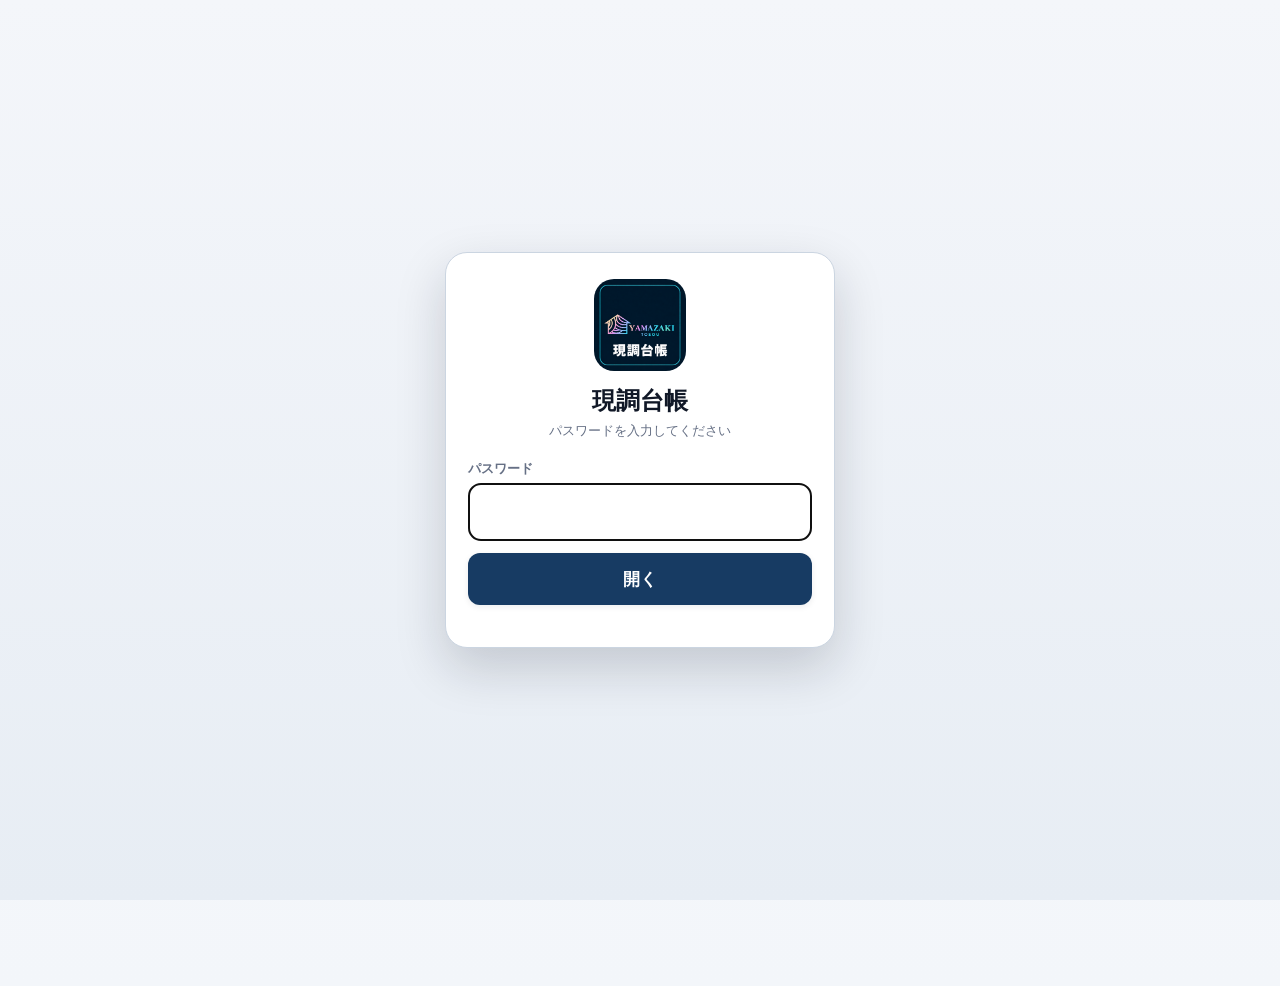
<file: index.html>
<!doctype html>
<html lang="ja">
<head>
<meta charset="utf-8">
<meta name="viewport" content="width=device-width,initial-scale=1,viewport-fit=cover">
<meta name="robots" content="noindex,nofollow,noarchive">
<meta name="referrer" content="no-referrer">
<meta http-equiv="Content-Security-Policy" content="default-src 'self' data: blob:; img-src 'self' data: blob:; style-src 'self' 'unsafe-inline'; script-src 'self'; worker-src 'self'; manifest-src 'self'; connect-src 'none'; object-src 'none'; base-uri 'none'; form-action 'none'">
<style>body.access-locked{overflow:hidden}body.access-locked>*:not(.accessGate):not(script){visibility:hidden}</style>
<meta name="theme-color" content="#173b63">
<meta name="apple-mobile-web-app-capable" content="yes">
<meta name="apple-mobile-web-app-status-bar-style" content="default">
<meta name="apple-mobile-web-app-title" content="現調台帳">
<link rel="manifest" href="manifest.webmanifest?v=7">
<link rel="icon" href="icons/icon-genchou-1254.png?v=1">
<link rel="apple-touch-icon" href="icons/icon-genchou-1254.png?v=1">
<title>現調台帳</title>
<link rel="stylesheet" href="app-next.css?v=5">
</head>
<body class="access-locked">
<script src="./access.js"></script>
<header class="topbar">
  <div class="brand"><img src="icons/icon-genchou-1254.png?v=1" alt=""><strong>現調台帳</strong></div>
  <select id="siteSwitcher" aria-label="現場切替"></select>
  <span id="saveState">保存準備中</span>
</header>
<main>
<section id="view-site" class="view active">
  <div class="card">
    <h2>現場情報</h2>
    <div class="formGrid">
      <label>現場名<input id="siteName" placeholder="例：〇〇様邸"></label>
      <label>現調日<input id="siteDate" type="date"></label>
      <label>担当者<input id="siteStaff" placeholder="担当者名"></label>
      <label>工事場所<input id="siteAddress" placeholder="住所"></label>
      <label class="wide">現場メモ<textarea id="siteMemo" placeholder="顧客要望・駐車・注意事項など"></textarea></label>
    </div>
  </div>
  <div class="card">
    <div class="sectionHead"><h2>測定項目</h2><button id="addItemButton" class="small">＋追加</button></div>
    <div id="itemList" class="itemList"></div>
    <p class="hint">項目名・単位だけ決めれば開始できます。項目は現場ごとに必要なものだけ登録します。</p>
  </div>
  <details class="dangerZone"><summary>現場管理</summary><div><button id="newSiteButton">＋ 新しい現場</button><button id="deleteSiteButton" class="danger">現在の現場を削除</button></div></details>
</section>

<section id="view-measure" class="view">
  <div id="surfaceEmpty" class="surfaceEmpty">
    <div class="card heroCard">
      <h2>面ごとに開始</h2>
      <p>その面で測る項目を選び、全景を1回撮影。以後は同じ写真を使います。</p>
      <button id="startSurfaceButton" class="primary big">この面を開始</button>
      <button id="resumeSurfaceButton" class="hidden">未完了の面を再開</button>
    </div>
    <div id="surfaceHistory" class="surfaceHistory"></div>
  </div>

  <div id="surfaceWork" class="hidden">
    <div class="workTop">
      <div><b id="surfaceLabel">面 1</b><span id="surfaceStatus" class="pill"></span></div>
      <div class="workTopActions"><button id="editSurfaceItemsButton" class="small">項目</button><button id="showSavedButton" class="small">登録済み表示</button></div>
    </div>

    <div id="setupPanel" class="card setupPanel">
      <div id="stepItems" class="setupStep">
        <h2>① この面で測る項目</h2>
        <div id="surfaceItemPicker" class="chipGrid"></div>
        <button id="confirmSurfaceItems" class="primary">項目を確定</button>
      </div>
      <div id="stepPhoto" class="setupStep hidden">
        <h2>② 全景写真</h2>
        <p class="hint">建物面ができるだけ正面に近く、全体が入る位置から撮影。</p>
        <button id="captureBaseButton" class="primary">全景を撮影</button>
        <input id="basePhotoInput" class="hidden" type="file" accept="image/*" capture="environment">
      </div>
      <div id="stepCalibration" class="setupStep hidden">
        <h2>③ 較正</h2>
        <div class="inlineForm"><label>実寸（m）<input id="calibrationValue" inputmode="decimal" type="number" step="0.001" placeholder="例 8.600"></label><button id="startCalibrationButton" class="primary">線を引く</button></div>
        <button id="skipCalibrationButton" class="textButton">時間がないため較正なしで進む</button>
      </div>
    </div>

    <div id="editorPanel" class="hidden">
      <div id="photoCard" class="photoCard">
        <div id="photoStage" class="photoStage">
          <img id="basePhoto" alt="基準写真">
          <svg id="annotationSvg" xmlns="http://www.w3.org/2000/svg"></svg>
          <div id="magnifier" class="magnifier hidden"></div>
        </div>
        <div class="editorBar">
          <button id="undoPointButton" aria-label="一つ戻す">↩︎ 戻す</button>
          <span id="drawGuide">項目を選択してください</span>
          <button id="closePolygonButton" class="hidden">囲み確定</button>
        </div>
      </div>

      <div class="itemRailWrap"><div id="itemRail" class="itemRail"></div></div>

      <div id="measureCard" class="card measureCard">
        <div class="measureHeader"><div><b id="activeItemName">項目未選択</b><span id="activeItemUnit"></span></div><select id="shapeMode" aria-label="図形"><option value="auto">自動</option><option value="line">線</option><option value="quad">四角囲み</option><option value="polygon">ポリゴン</option><option value="point">点</option></select></div>

        <div id="areaInput" class="measureInput hidden">
          <div class="modeTabs"><button data-area-mode="rect" class="active">縦×横</button><button data-area-mode="beam">梁3面</button><button data-area-mode="direct">数量直接</button></div>
          <div id="rectFields" class="inputGrid"><label>縦・高さ（m）<input id="areaH" type="number" step="0.001" inputmode="decimal"></label><label>横・幅（m）<input id="areaW" type="number" step="0.001" inputmode="decimal"></label><label>同寸法数<input id="areaCount" type="number" min="1" step="1" value="1"></label></div>
          <div id="beamFields" class="hidden">
            <div class="inputGrid"><label>梁成（m）<input id="beamH" type="number" step="0.001" inputmode="decimal"></label><label>梁幅（m）<input id="beamW" type="number" step="0.001" inputmode="decimal"></label><label>長さ（m）<input id="beamLength" type="number" step="0.001" inputmode="decimal"></label></div>
            <div class="beamActions"><button id="beamPlusButton">＋ 長さ追加</button><button id="beamMinusButton">－ 長さ控除</button><button id="beamClearButton" class="small">クリア</button></div>
            <div id="beamSegments" class="segmentList"></div>
            <label class="lockCheck"><input id="beamLockSection" type="checkbox" checked> 梁成・梁幅を登録後も固定</label>
          </div>
          <div id="directAreaFields" class="hidden"><label>数量（㎡）<input id="directAreaQty" type="number" step="0.001" inputmode="decimal"></label></div>
        </div>

        <div id="lengthInput" class="measureInput hidden">
          <div class="inputGrid"><label>長さ（m）<input id="lengthValue" type="number" step="0.001" inputmode="decimal"></label><label>同寸法数<input id="lengthCount" type="number" min="1" step="1" value="1"></label></div>
        </div>
        <div id="qtyInput" class="measureInput hidden"><label>数量<input id="qtyValue" type="number" step="0.001" inputmode="decimal" value="1"></label></div>

        <details class="exceptionBox"><summary>例外処理</summary><div class="exceptionInner"><label class="toggle"><input id="negativeEntry" type="checkbox"> この測定だけマイナス数量</label><label>補足メモ（必要な時だけ）<textarea id="entryMemo" placeholder="図形で伝わらない事情だけ"></textarea></label></div></details>

        <div class="liveBox"><span>今回数量</span><strong id="liveQty">0.000</strong><b id="liveUnit"></b><small id="liveFormula"></small></div>
      </div>

      <div class="stickyActions">
        <button id="undoActionButton">↩︎</button>
        <button id="registerEntryButton" class="primary">登録して次へ</button>
        <button id="finishSurfaceButtonBottom">面完了</button>
      </div>

      <div class="card compact"><div class="sectionHead"><h2>この面の登録</h2><span id="surfaceEntryCount" class="pill"></span></div><div id="entryList"></div></div>
    </div>
  </div>
</section>

<section id="view-result" class="view">
  <div class="printOnly"><h1>現調数量集計表</h1><div id="printModeLabel" class="printModeLabel"></div><table class="printMeta"><tr><th>現場名</th><td id="printSiteName"></td><th>現調日</th><td id="printSiteDate"></td></tr><tr><th>工事場所</th><td id="printAddress"></td><th>担当者</th><td id="printStaff"></td></tr></table></div>
  <div class="card"><div class="sectionHead"><h2>項目別集計</h2><span id="resultStatus" class="pill"></span></div><div id="resultTable" class="resultTable"></div></div>
  <div class="card"><h2>面別実測記録</h2><div id="surfaceEvidence"></div></div>
  <div class="card"><h2>実測明細</h2><div id="entryTable" class="entryTable"></div></div>
  <section id="drawingPrint" class="drawingPrint printOnly" aria-label="現地調査 実測図"></section>
  <button id="outputButton" class="primary big screenOnly">PDF・出力</button>
</section>

<section id="view-save" class="view">
  <div class="card"><h2>保存・復元</h2><p class="hint">入力は端末内へ自動保存。現調完了時にバックアップしてください。</p><button id="backupButton" class="primary">バックアップ</button><button id="importButton">バックアップを復元</button><input id="importFile" class="hidden" type="file" accept="application/json"></div>
  <div class="card"><h2>端末状態</h2><div id="storageInfo" class="hint">確認中</div></div>
  <details class="dangerZone"><summary>危険な操作</summary><div><button id="resetAllButton" class="danger">この端末の全現場を初期化</button></div></details>
</section>
</main>
<nav class="bottomNav"><button class="active" data-view="site">現場</button><button data-view="measure">実測</button><button data-view="result">集計</button><button data-view="save">保存</button></nav>
<div id="sheetRoot"></div>
<script src="app-next-01.js?v=5"></script>
<script src="app-next-02.js?v=5"></script>
<script src="app-next-03a1.js?v=5"></script>
<script src="app-next-03a2a.js?v=5"></script>
<script src="app-next-03a2b.js?v=5"></script>
<script src="app-next-03b.js?v=5"></script>
<script src="app-next-03c.js?v=5"></script>
<script src="app-next-04a1.js?v=5"></script>
<script src="app-next-04a2.js?v=5"></script>
<script src="app-next-04b1.js?v=5"></script>
<script src="app-next-04b2.js?v=5"></script>
</body>
</html>
</file>
<file: app-next.css>
:root{--bg:#f3f6fa;--card:#fff;--ink:#152033;--muted:#667085;--line:#cad3de;--main:#245d91;--main2:#e9f3fc;--accent:#d97706;--accent2:#fff3dc;--ok:#16803c;--danger:#b42318;--bottom:env(safe-area-inset-bottom);--top:env(safe-area-inset-top)}
*{box-sizing:border-box}html{-webkit-text-size-adjust:100%;touch-action:manipulation}body{margin:0;background:linear-gradient(#edf4ff,#f7f9fc 24%,var(--bg));color:var(--ink);font-family:-apple-system,BlinkMacSystemFont,"Hiragino Sans","Yu Gothic",Meiryo,sans-serif;padding-bottom:calc(76px + var(--bottom))}button,input,select,textarea{font:inherit;font-size:16px}button{min-height:46px;border:1px solid #bdc8d5;border-radius:12px;background:linear-gradient(#fff,#f5f7fa);padding:9px 13px;font-weight:800;box-shadow:0 2px 6px rgba(15,23,42,.08)}button:active{transform:translateY(1px)}button.primary{background:linear-gradient(#3479b6,#245d91);border-color:#1f5688;color:#fff}button.danger{color:var(--danger);border-color:#eab0ab;background:#fff3f2}button.big{width:100%;min-height:56px;font-size:17px}.small{min-height:38px;padding:6px 10px;font-size:13px}.textButton{border:0;background:transparent;box-shadow:none;color:#667085;text-decoration:underline}.hidden{display:none!important}.printOnly{display:none}
input,select,textarea{width:100%;min-height:46px;border:1px solid #c5cfda;border-radius:10px;background:#fff;padding:9px 10px}textarea{min-height:72px;resize:vertical}label{display:grid;gap:5px;font-size:12px;font-weight:800;color:#667085}.topbar{position:sticky;top:0;z-index:80;display:grid;grid-template-columns:auto 1fr auto;gap:8px;align-items:center;padding:calc(8px + var(--top)) 10px 8px;background:rgba(255,255,255,.97);border-bottom:1px solid #cad7e5;box-shadow:0 3px 14px rgba(31,78,120,.08);backdrop-filter:blur(12px)}.brand{display:flex;align-items:center;gap:7px;color:#173b63}.brand img{width:40px;height:40px;border-radius:10px}.topbar select{min-height:40px;font-size:14px}.topbar #saveState{font-size:11px;color:#50677e;font-weight:800;white-space:nowrap}main{max-width:980px;margin:auto;padding:8px 8px 110px}.view{display:none}.view.active{display:block}.card{background:rgba(255,255,255,.99);border:1px solid #d3dbe5;border-radius:15px;padding:12px;margin:9px 0;box-shadow:0 5px 16px rgba(30,41,59,.06)}.card h2{font-size:17px;margin:0 0 10px}.compact{padding:10px}.sectionHead{display:flex;align-items:center;justify-content:space-between;gap:8px}.formGrid{display:grid;grid-template-columns:1fr 1fr;gap:9px}.wide{grid-column:1/-1}.hint{font-size:12px;line-height:1.55;color:var(--muted);margin:7px 0}.pill{display:inline-flex;align-items:center;min-height:25px;padding:3px 8px;border-radius:999px;background:#edf2f7;color:#475467;font-size:11px;font-weight:900}.pill.ok{background:#e8f7ed;color:#147a39}.pill.warn{background:#fff4df;color:#9a5205}.bottomNav{position:fixed;left:0;right:0;bottom:0;z-index:100;display:grid;grid-template-columns:repeat(4,1fr);padding:6px 6px calc(6px + var(--bottom));background:rgba(255,255,255,.98);border-top:1px solid var(--line);box-shadow:0 -4px 18px rgba(17,24,39,.1)}.bottomNav button{border:0;background:transparent;box-shadow:none;color:#667085;font-size:12px;min-height:54px}.bottomNav button.active{background:#eaf3fb;color:#245d91;box-shadow:inset 0 3px 0 #245d91}.itemList{display:grid;gap:7px}.itemRow{display:grid;grid-template-columns:1fr 86px 44px;gap:7px;align-items:center}.itemRow .drag{font-size:18px}.itemRow button{min-height:42px;padding:5px}.dangerZone{margin-top:10px;border:1px solid #e1c5c2;border-radius:12px;background:#fff}.dangerZone summary{padding:11px;font-weight:800}.dangerZone>div{padding:0 11px 11px;display:grid;gap:8px}
.surfaceEmpty .heroCard{text-align:center;padding:24px 16px}.heroCard p{font-size:13px;color:#667085;line-height:1.6}.surfaceHistory{display:grid;gap:8px}.surfaceHistoryCard{display:flex;align-items:center;justify-content:space-between;gap:8px;background:#fff;border:1px solid #d2dbe5;border-radius:12px;padding:10px}.surfaceHistoryCard img{width:70px;height:52px;object-fit:cover;border-radius:8px;border:1px solid #ccd5df}.workTop{position:sticky;top:66px;z-index:50;display:flex;align-items:center;justify-content:space-between;gap:8px;background:rgba(244,247,251,.96);padding:8px 2px;backdrop-filter:blur(10px)}.workTopActions{display:flex;gap:6px}.setupPanel{border-top:4px solid #d97706}.setupStep{display:grid;gap:9px}.chipGrid,.itemRail{display:flex;gap:7px;flex-wrap:wrap}.chip{min-height:40px;border-radius:999px;padding:7px 11px;font-size:13px}.chip.selected{background:#245d91;color:#fff;border-color:#1f5688}.chip.done{box-shadow:inset 0 -3px 0 #16803c}.inlineForm{display:grid;grid-template-columns:1fr auto;gap:8px;align-items:end}.photoCard{background:#101419;border-radius:14px;padding:6px;margin:8px 0;box-shadow:0 6px 18px rgba(0,0,0,.18)}.photoStage{position:relative;width:100%;background:#0d1117;border-radius:10px;overflow:hidden;touch-action:none;user-select:none;-webkit-user-select:none}.photoStage img{display:block;width:100%;height:auto;pointer-events:none}.photoStage svg{position:absolute;inset:0;width:100%;height:100%;overflow:visible;touch-action:none}.ann-line{stroke:#ffcc00;stroke-width:5;vector-effect:non-scaling-stroke;fill:none;filter:drop-shadow(0 1px 1px #000)}.ann-saved{stroke:#00e1ff;stroke-width:3;vector-effect:non-scaling-stroke;fill:rgba(0,225,255,.07)}.ann-hit{fill:transparent;stroke:transparent;pointer-events:all}.ann-point{fill:#fff;stroke:#ff9f0a;stroke-width:4;vector-effect:non-scaling-stroke;pointer-events:none}.ann-label{fill:#111;font-size:36px;font-weight:900;paint-order:stroke;stroke:#fff;stroke-width:10px;stroke-linejoin:round;pointer-events:none}.editorBar{display:grid;grid-template-columns:auto 1fr auto;align-items:center;gap:7px;padding:7px 2px 1px;color:#fff}.editorBar button{min-height:38px;font-size:13px}.editorBar span{text-align:center;font-size:12px;color:#d0d7de}.magnifier{position:absolute;width:116px;height:116px;border-radius:50%;border:4px solid #fff;box-shadow:0 4px 14px rgba(0,0,0,.35);pointer-events:none;background-repeat:no-repeat;z-index:20;transform:translate(-50%,-50%)}.magnifier:before,.magnifier:after{content:"";position:absolute;background:rgba(255,59,48,.9);left:50%;top:50%;transform:translate(-50%,-50%)}.magnifier:before{width:22px;height:1px}.magnifier:after{width:1px;height:22px}.itemRailWrap{position:sticky;top:114px;z-index:45;background:rgba(244,247,251,.97);padding:6px 0;overflow:auto}.itemRail{flex-wrap:nowrap;overflow-x:auto;padding-bottom:2px}.itemRail .chip{white-space:nowrap}.measureCard{border-top:4px solid #d97706}.measureHeader{display:flex;justify-content:space-between;align-items:center;gap:8px}.measureHeader>div{display:flex;align-items:baseline;gap:7px}.measureHeader #activeItemName{font-size:18px}.measureHeader #activeItemUnit{font-size:12px;color:#667085}.measureHeader select{width:auto;min-height:40px;font-size:13px}.measureInput{margin-top:10px}.inputGrid{display:grid;grid-template-columns:repeat(3,1fr);gap:8px}.modeTabs{display:grid;grid-template-columns:repeat(3,1fr);gap:6px;margin-bottom:8px}.modeTabs button{font-size:12px;min-height:40px;padding:5px}.modeTabs button.active{background:#fff0d2;border-color:#d97706;color:#a55304}.beamActions{display:grid;grid-template-columns:1fr 1fr auto;gap:6px;margin-top:8px}.segmentList{display:flex;gap:6px;flex-wrap:wrap;margin-top:8px}.segment{display:inline-flex;gap:4px;padding:5px 8px;border-radius:999px;background:#eef2f6;font-size:12px;font-weight:800}.segment.minus{background:#fff0ef;color:#a83228}.lockCheck{display:flex;grid-template-columns:auto 1fr;align-items:center;gap:6px;margin-top:8px}.lockCheck input,.toggle input{width:22px;min-height:22px}.exceptionBox{margin-top:10px;border:1px dashed #cbd3dc;border-radius:10px}.exceptionBox summary{padding:9px 10px;font-size:12px;font-weight:800;color:#667085}.exceptionInner{padding:0 10px 10px;display:grid;gap:8px}.toggle{display:flex;align-items:center;gap:7px}.liveBox{margin-top:10px;padding:10px;border-radius:12px;background:#f6f8fb;border:1px solid #d6dee7;display:grid;grid-template-columns:auto auto 1fr;gap:5px 8px;align-items:baseline}.liveBox span{font-size:11px;color:#667085}.liveBox strong{font-size:28px;color:#245d91}.liveBox small{grid-column:1/-1;color:#667085;word-break:break-all}.stickyActions{position:static;z-index:1;display:grid;grid-template-columns:58px 1fr 82px;gap:6px;padding:7px;background:rgba(244,247,251,.97);border-radius:14px;box-shadow:0 6px 20px rgba(17,24,39,.16);backdrop-filter:blur(10px)}.stickyActions button{min-height:54px}.stickyActions #registerEntryButton{background:linear-gradient(#f59e0b,#d97706);border-color:#bd6505;color:#fff;font-size:16px}.entryMini{display:grid;grid-template-columns:34px 1fr auto auto;gap:7px;align-items:center;padding:8px 0;border-bottom:1px solid #edf0f3;font-size:12px}.entryMini:last-child{border:0}.entryMini .qty{font-weight:900}.entryMini button{min-height:34px;padding:3px 8px;font-size:11px}
.resultTable{display:grid}.resultRow{display:grid;grid-template-columns:1fr 65px 90px 90px;gap:0;border-bottom:1px solid #e1e6ec}.resultRow>div{padding:8px 5px;font-size:12px}.resultRow.head{font-weight:900;background:#e9eef4}.evidenceCard{margin:10px 0;padding:9px;border:1px solid #d1dae4;border-radius:12px;break-inside:avoid}.evidenceTitle{display:flex;justify-content:space-between;align-items:center;margin-bottom:6px}.evidenceStage{position:relative;width:100%;background:#111;border-radius:8px;overflow:hidden}.evidenceStage img{display:block;width:100%;height:auto}.evidenceStage svg{position:absolute;inset:0;width:100%;height:100%}.entryTable{display:grid;gap:4px}.entryFull{display:grid;grid-template-columns:34px 1fr 70px 1.5fr auto;gap:6px;align-items:center;border-bottom:1px solid #e3e8ee;padding:7px 2px;font-size:12px}.entryFull button{min-height:34px;padding:3px 8px}.screenOnly{display:block}.printMeta{width:100%;border-collapse:collapse;margin-bottom:5mm}.printMeta th,.printMeta td{border:1px solid #444;padding:2mm;font-size:9pt}.sheetBackdrop{position:fixed;inset:0;z-index:200;background:rgba(0,0,0,.38);display:flex;align-items:flex-end}.sheet{width:100%;background:#fff;border-radius:20px 20px 0 0;padding:14px 14px calc(14px + var(--bottom));display:grid;gap:8px;box-shadow:0 -12px 30px rgba(0,0,0,.18)}.sheet h3{margin:0 0 4px}.sheet button{width:100%}
@media(max-width:680px){.topbar{grid-template-columns:auto 1fr}.topbar #saveState{display:none}.topbar select{grid-column:1/-1}.formGrid{grid-template-columns:1fr}.wide{grid-column:auto}.workTop{top:99px}.itemRailWrap{top:148px}.inputGrid{grid-template-columns:1fr 1fr}.inputGrid label:last-child:nth-child(3){grid-column:1/-1}.resultRow{grid-template-columns:1fr 52px 82px 64px}.entryFull{grid-template-columns:30px 1fr 70px auto}.entryFull .formula{grid-column:2/-1}.beamActions{grid-template-columns:1fr 1fr}.beamActions .small{grid-column:1/-1}}
@media print{@page{size:A4 portrait;margin:9mm}.topbar,.bottomNav,.screenOnly,.stickyActions,.workTop,.itemRailWrap,#view-site,#view-measure,#view-save{display:none!important}body{background:#fff;padding:0}main{max-width:none;padding:0}#view-result{display:block!important}.card{border:0;box-shadow:none;padding:0;margin:0 0 5mm}.printOnly{display:block}.evidenceCard{page-break-inside:avoid}.evidenceStage{max-height:110mm}.evidenceStage img{max-height:110mm;object-fit:contain}.resultRow>div,.entryFull{font-size:8.5pt}.entryFull button{display:none}}
.legacyPhotos{display:flex;gap:4px;flex-wrap:wrap;margin-top:5px}.legacyPhotos img{width:64px;height:48px;object-fit:contain;border:1px solid #cbd5df;border-radius:5px;background:#fff}

.printModeLabel{display:inline-block;margin:0 0 4mm;padding:1.5mm 3mm;border:1px solid #697586;border-radius:999px;font-size:9pt;font-weight:900}

.chip.utility{background:#f7f9fc;border-style:dashed;color:#44566c}

/* 現調実測図：元写真＋座標レイヤーから生成する印刷専用の写真実測図 */
.drawingPrint{display:none}.drawingSheet{page-break-after:always;break-after:page}.drawingSheet:last-child{page-break-after:auto;break-after:auto}
.drawingHeader{display:flex;justify-content:space-between;gap:12mm;align-items:flex-start;margin-bottom:3mm;border-bottom:1.5px solid #111;padding-bottom:2mm}.drawingHeader h1{font-size:16pt;margin:0 0 1mm}.drawingHeader b{font-size:10pt}.drawingMeta{text-align:right;font-size:8.5pt;line-height:1.45}.drawingWarning{border:1px solid #9a5205;background:#fff7df;padding:2mm 3mm;margin:0 0 2.5mm;font-size:8.5pt;font-weight:800}
.drawingCanvasWrap{height:128mm;width:100%;display:flex;align-items:center;justify-content:center;overflow:hidden}.drawingStage{position:relative;height:100%;width:auto;max-width:100%;background:#fff;border:1px solid #222;overflow:hidden;flex:none}.drawingStage img{display:block;width:100%;height:100%;object-fit:fill}.drawingStage svg{position:absolute;inset:0;width:100%;height:100%}
.drawing-cal{stroke:#1d4ed8;stroke-width:4;fill:none;vector-effect:non-scaling-stroke;stroke-dasharray:12 8}.drawing-measure{stroke:#b45309;stroke-width:4;fill:rgba(245,158,11,.08);vector-effect:non-scaling-stroke}.drawing-opening{stroke:#b42318;stroke-width:4;fill:rgba(180,35,24,.08);vector-effect:non-scaling-stroke}.drawing-arrow{fill:#111}
.drawing-label,.drawing-cal-label{font-size:29px;font-weight:900;fill:#111;paint-order:stroke;stroke:#fff;stroke-width:9px;stroke-linejoin:round}.drawing-cal-label{fill:#163d9d}
.drawingTable{width:100%;border-collapse:collapse;margin-top:2.5mm;table-layout:fixed}.drawingTable th,.drawingTable td{border:1px solid #333;padding:1.4mm 1.7mm;font-size:7.8pt;vertical-align:top}.drawingTable th{background:#edf1f5}.drawingTable th:nth-child(1),.drawingTable td:nth-child(1){width:10mm;text-align:center}.drawingTable th:nth-child(2),.drawingTable td:nth-child(2){width:34mm}.drawingTable th:nth-child(3),.drawingTable td:nth-child(3){width:56mm}.drawingTable th:nth-child(4),.drawingTable td:nth-child(4){width:28mm}.drawingFoot{margin-top:2mm;font-size:7pt;color:#4b5563}
@media print{
  body[data-print-layout="drawing"] #view-result > :not(#drawingPrint){display:none!important}
  body[data-print-layout="drawing"] #drawingPrint{display:block!important}
  body[data-print-layout="drawing"] .drawingSheet{display:block!important}
  body[data-print-layout="drawing"] .drawingCanvasWrap{height:128mm}
  body[data-print-layout="report"] #drawingPrint{display:none!important}
}
</file>
